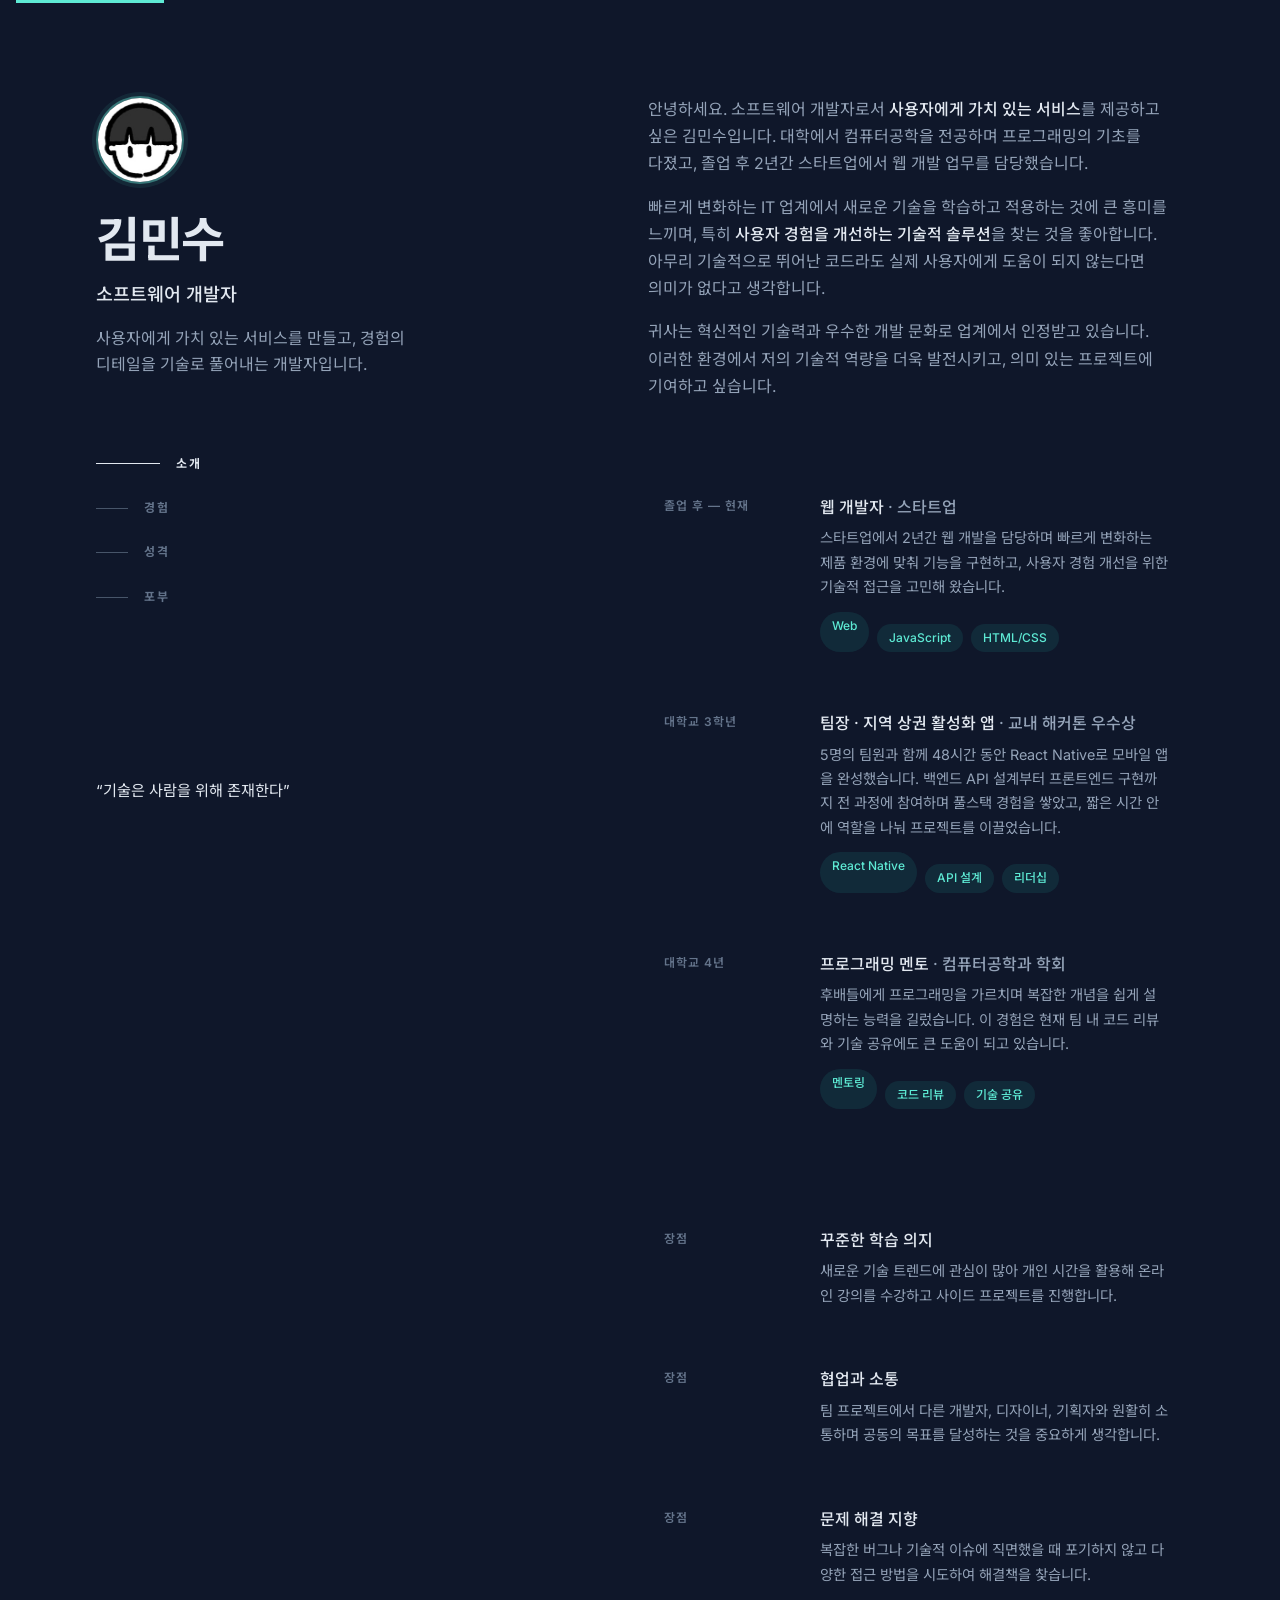
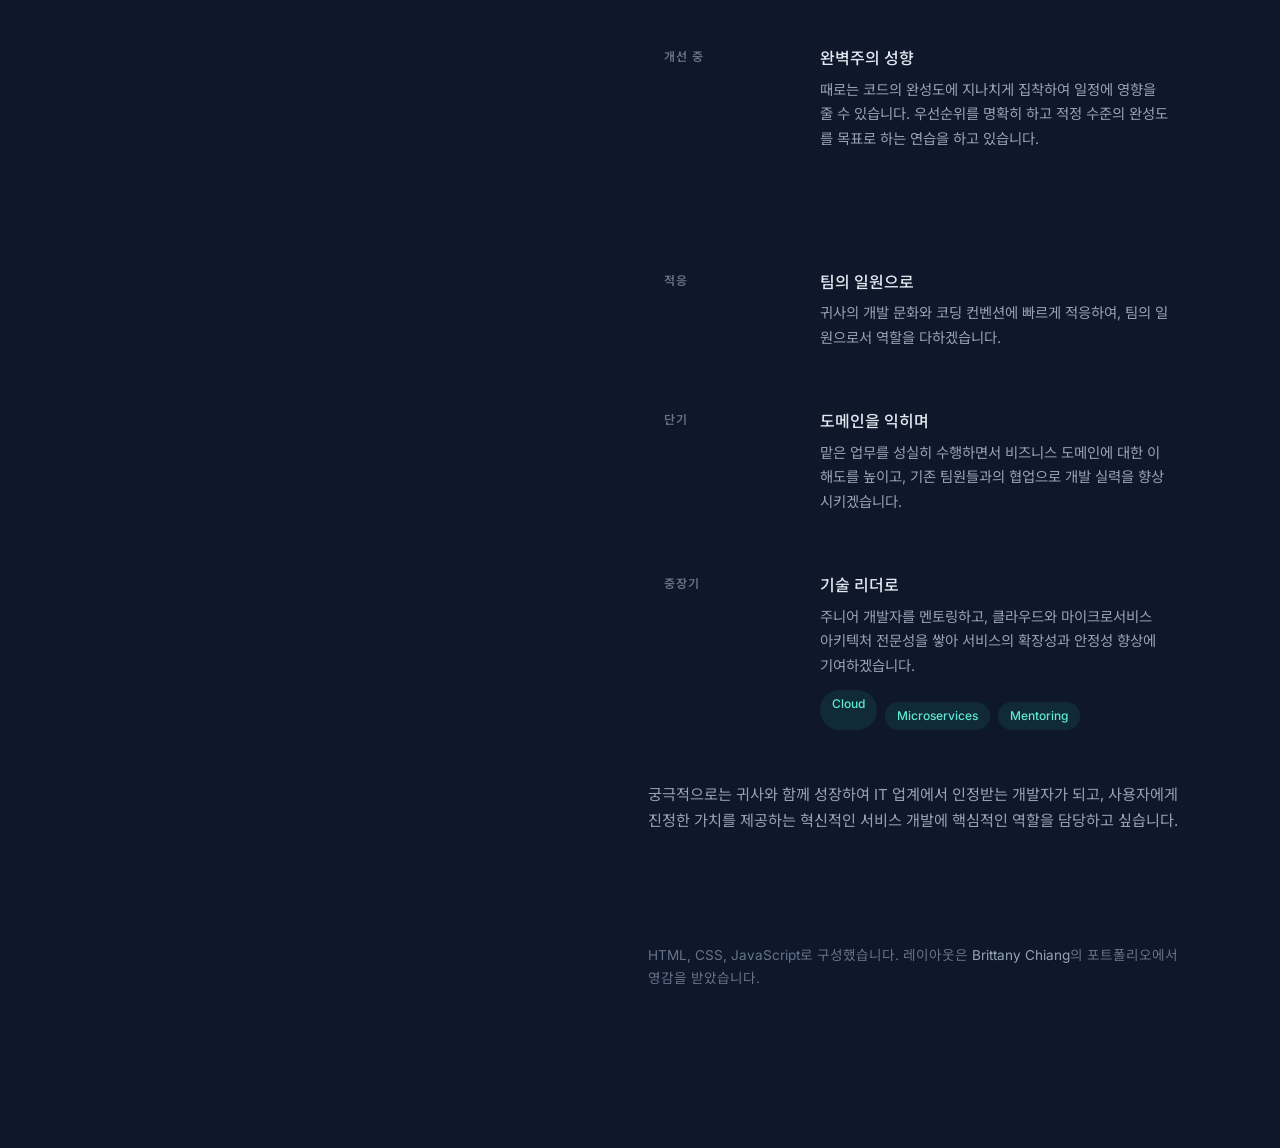
<file: index.html>
<!DOCTYPE html>
<html lang="ko">
  <head>
    <meta charset="UTF-8" />
    <meta name="viewport" content="width=device-width, initial-scale=1.0" />
    <title>김민수 · 소프트웨어 개발자</title>
    <meta
      name="description"
      content="사용자에게 가치 있는 서비스를 만들고 싶은 소프트웨어 개발자 김민수입니다."
    />
    <link rel="preconnect" href="https://fonts.googleapis.com" />
    <link rel="preconnect" href="https://fonts.gstatic.com" crossorigin />
    <link
      href="https://fonts.googleapis.com/css2?family=Inter:wght@400;500;600;700&family=Noto+Sans+KR:wght@400;500;600;700&display=swap"
      rel="stylesheet"
    />
    <link rel="stylesheet" href="styles.css" />
  </head>
  <body>
    <a class="skip-link" href="#content">본문으로 건너뛰기</a>
    <div class="spotlight" aria-hidden="true"></div>

    <div class="page">
      <header class="sidebar">
        <div>
          <div class="brand">
            <img
              class="avatar"
              src="P.png"
              alt="김민수 프로필 사진"
              width="160"
              height="160"
            />
            <div class="brand-copy">
              <h1 class="name">
                <a href="#top">김민수</a>
              </h1>
              <h2 class="role">소프트웨어 개발자</h2>
            </div>
          </div>
          <p class="lede">
            사용자에게 가치 있는 서비스를 만들고, 경험의 디테일을 기술로 풀어내는 개발자입니다.
          </p>
          <nav class="side-nav" aria-label="주요 섹션">
            <a href="#about" class="nav-item is-active">
              <span class="nav-line"></span>
              <span class="nav-label">소개</span>
            </a>
            <a href="#experience" class="nav-item">
              <span class="nav-line"></span>
              <span class="nav-label">경험</span>
            </a>
            <a href="#personality" class="nav-item">
              <span class="nav-line"></span>
              <span class="nav-label">성격</span>
            </a>
            <a href="#goals" class="nav-item">
              <span class="nav-line"></span>
              <span class="nav-label">포부</span>
            </a>
          </nav>
        </div>
        <p class="motto">“기술은 사람을 위해 존재한다”</p>
      </header>

      <main id="content">
        <section id="about" class="section">
          <h3 class="section-title">소개</h3>
          <div class="prose">
            <p>
              안녕하세요. 소프트웨어 개발자로서
              <strong>사용자에게 가치 있는 서비스</strong>를 제공하고 싶은
              김민수입니다. 대학에서 컴퓨터공학을 전공하며 프로그래밍의 기초를
              다졌고, 졸업 후 2년간 스타트업에서 웹 개발 업무를 담당했습니다.
            </p>
            <p>
              빠르게 변화하는 IT 업계에서 새로운 기술을 학습하고 적용하는 것에
              큰 흥미를 느끼며, 특히
              <strong>사용자 경험을 개선하는 기술적 솔루션</strong>을 찾는 것을
              좋아합니다. 아무리 기술적으로 뛰어난 코드라도 실제 사용자에게
              도움이 되지 않는다면 의미가 없다고 생각합니다.
            </p>
            <p>
              귀사는 혁신적인 기술력과 우수한 개발 문화로 업계에서 인정받고
              있습니다. 이러한 환경에서 저의 기술적 역량을 더욱 발전시키고,
              의미 있는 프로젝트에 기여하고 싶습니다.
            </p>
          </div>
        </section>

        <section id="experience" class="section">
          <h3 class="section-title">경험</h3>
          <ol class="card-list">
            <li>
              <article class="card">
                <p class="card-meta">졸업 후 — 현재</p>
                <div class="card-body">
                  <h4>
                    웹 개발자
                    <span class="card-place">· 스타트업</span>
                  </h4>
                  <p>
                    스타트업에서 2년간 웹 개발을 담당하며 빠르게 변화하는 제품
                    환경에 맞춰 기능을 구현하고, 사용자 경험 개선을 위한 기술적
                    접근을 고민해 왔습니다.
                  </p>
                  <ul class="tags">
                    <li>Web</li>
                    <li>JavaScript</li>
                    <li>HTML/CSS</li>
                  </ul>
                </div>
              </article>
            </li>
            <li>
              <article class="card">
                <p class="card-meta">대학교 3학년</p>
                <div class="card-body">
                  <h4>
                    팀장 · 지역 상권 활성화 앱
                    <span class="card-place">· 교내 해커톤 우수상</span>
                  </h4>
                  <p>
                    5명의 팀원과 함께 48시간 동안 React Native로 모바일 앱을
                    완성했습니다. 백엔드 API 설계부터 프론트엔드 구현까지 전
                    과정에 참여하며 풀스택 경험을 쌓았고, 짧은 시간 안에 역할을
                    나눠 프로젝트를 이끌었습니다.
                  </p>
                  <ul class="tags">
                    <li>React Native</li>
                    <li>API 설계</li>
                    <li>리더십</li>
                  </ul>
                </div>
              </article>
            </li>
            <li>
              <article class="card">
                <p class="card-meta">대학교 4년</p>
                <div class="card-body">
                  <h4>
                    프로그래밍 멘토
                    <span class="card-place">· 컴퓨터공학과 학회</span>
                  </h4>
                  <p>
                    후배들에게 프로그래밍을 가르치며 복잡한 개념을 쉽게 설명하는
                    능력을 길렀습니다. 이 경험은 현재 팀 내 코드 리뷰와 기술
                    공유에도 큰 도움이 되고 있습니다.
                  </p>
                  <ul class="tags">
                    <li>멘토링</li>
                    <li>코드 리뷰</li>
                    <li>기술 공유</li>
                  </ul>
                </div>
              </article>
            </li>
          </ol>
        </section>

        <section id="personality" class="section">
          <h3 class="section-title">성격</h3>
          <ol class="card-list">
            <li>
              <article class="card">
                <p class="card-meta">장점</p>
                <div class="card-body">
                  <h4>꾸준한 학습 의지</h4>
                  <p>
                    새로운 기술 트렌드에 관심이 많아 개인 시간을 활용해 온라인
                    강의를 수강하고 사이드 프로젝트를 진행합니다.
                  </p>
                </div>
              </article>
            </li>
            <li>
              <article class="card">
                <p class="card-meta">장점</p>
                <div class="card-body">
                  <h4>협업과 소통</h4>
                  <p>
                    팀 프로젝트에서 다른 개발자, 디자이너, 기획자와 원활히
                    소통하며 공동의 목표를 달성하는 것을 중요하게 생각합니다.
                  </p>
                </div>
              </article>
            </li>
            <li>
              <article class="card">
                <p class="card-meta">장점</p>
                <div class="card-body">
                  <h4>문제 해결 지향</h4>
                  <p>
                    복잡한 버그나 기술적 이슈에 직면했을 때 포기하지 않고 다양한
                    접근 방법을 시도하여 해결책을 찾습니다.
                  </p>
                </div>
              </article>
            </li>
            <li>
              <article class="card">
                <p class="card-meta">개선 중</p>
                <div class="card-body">
                  <h4>완벽주의 성향</h4>
                  <p>
                    때로는 코드의 완성도에 지나치게 집착하여 일정에 영향을 줄 수
                    있습니다. 우선순위를 명확히 하고 적정 수준의 완성도를
                    목표로 하는 연습을 하고 있습니다.
                  </p>
                </div>
              </article>
            </li>
          </ol>
        </section>

        <section id="goals" class="section">
          <h3 class="section-title">포부</h3>
          <ol class="card-list">
            <li>
              <article class="card">
                <p class="card-meta">적응</p>
                <div class="card-body">
                  <h4>팀의 일원으로</h4>
                  <p>
                    귀사의 개발 문화와 코딩 컨벤션에 빠르게 적응하여, 팀의
                    일원으로서 역할을 다하겠습니다.
                  </p>
                </div>
              </article>
            </li>
            <li>
              <article class="card">
                <p class="card-meta">단기</p>
                <div class="card-body">
                  <h4>도메인을 익히며</h4>
                  <p>
                    맡은 업무를 성실히 수행하면서 비즈니스 도메인에 대한
                    이해도를 높이고, 기존 팀원들과의 협업으로 개발 실력을
                    향상시키겠습니다.
                  </p>
                </div>
              </article>
            </li>
            <li>
              <article class="card">
                <p class="card-meta">중장기</p>
                <div class="card-body">
                  <h4>기술 리더로</h4>
                  <p>
                    주니어 개발자를 멘토링하고, 클라우드와 마이크로서비스
                    아키텍처 전문성을 쌓아 서비스의 확장성과 안정성 향상에
                    기여하겠습니다.
                  </p>
                  <ul class="tags">
                    <li>Cloud</li>
                    <li>Microservices</li>
                    <li>Mentoring</li>
                  </ul>
                </div>
              </article>
            </li>
          </ol>
          <p class="closing">
            궁극적으로는 귀사와 함께 성장하여 IT 업계에서 인정받는 개발자가
            되고, 사용자에게 진정한 가치를 제공하는 혁신적인 서비스 개발에
            핵심적인 역할을 담당하고 싶습니다.
          </p>
        </section>

        <footer class="site-footer">
          <p>
            HTML, CSS, JavaScript로 구성했습니다. 레이아웃은
            <a href="https://brittanychiang.com" target="_blank" rel="noreferrer"
              >Brittany Chiang</a
            >의 포트폴리오에서 영감을 받았습니다.
          </p>
        </footer>
      </main>
    </div>

    <script src="script.js"></script>
  </body>
</html>
</file>
<file: styles.css>
:root {
  --bg: #0f172a;
  --text: #94a3b8;
  --text-bright: #e2e8f0;
  --text-dim: #64748b;
  --accent: #5eead4;
  --accent-ink: #134e4a;
  --accent-soft: rgba(45, 212, 191, 0.1);
  --card-hover: rgba(30, 41, 59, 0.5);
  --card-line: rgba(148, 163, 184, 0.1);
  --spotlight: rgba(29, 78, 216, 0.15);
  --sans: Inter, "Noto Sans KR", system-ui, sans-serif;
}

*,
*::before,
*::after {
  box-sizing: border-box;
}

html {
  scroll-behavior: smooth;
}

body {
  margin: 0;
  overflow-x: hidden;
  background: var(--bg);
  color: var(--text);
  font-family: var(--sans);
  font-size: 1rem;
  line-height: 1.7;
  -webkit-font-smoothing: antialiased;
}

::selection {
  background: var(--accent);
  color: var(--accent-ink);
}

a {
  color: inherit;
  text-decoration: none;
}

.skip-link {
  position: absolute;
  left: 16px;
  top: -40px;
  z-index: 50;
  padding: 8px 12px;
  background: var(--accent);
  color: var(--accent-ink);
}

.skip-link:focus {
  top: 16px;
}

.spotlight {
  pointer-events: none;
  position: fixed;
  inset: 0;
  z-index: 30;
  transition: background 0.3s ease;
}

.page {
  position: relative;
  z-index: 40;
  display: grid;
  max-width: 1280px;
  margin: 0 auto;
  padding: 48px 24px;
}

.sidebar {
  margin-bottom: 64px;
}

.brand {
  display: flex;
  align-items: center;
  gap: 16px;
}

.avatar {
  width: 72px;
  height: 72px;
  flex-shrink: 0;
  object-fit: cover;
  border-radius: 50%;
  background: #1e293b;
  border: 2px solid rgba(94, 234, 212, 0.4);
  box-shadow: 0 0 0 4px rgba(94, 234, 212, 0.08);
  transition: transform 0.25s ease, border-color 0.25s ease, box-shadow 0.25s ease;
}

.avatar:hover,
.avatar:focus-visible {
  transform: translate(-3px, -3px);
  border-color: var(--accent);
  box-shadow: 4px 4px 0 0 var(--accent);
}

.name {
  margin: 0;
  font-size: clamp(1.7rem, 4vw, 2.4rem);
  font-weight: 700;
  letter-spacing: -0.03em;
  line-height: 1.15;
  color: var(--text-bright);
}

.role {
  margin: 6px 0 0;
  font-size: 1.05rem;
  font-weight: 500;
  color: var(--text-bright);
}

.lede {
  max-width: 320px;
  margin: 16px 0 0;
  line-height: 1.6;
}

.side-nav {
  display: none;
  margin-top: 64px;
}

.nav-item {
  display: flex;
  align-items: center;
  padding: 12px 0;
}

.nav-line {
  display: block;
  width: 32px;
  height: 1px;
  margin-right: 16px;
  background: #475569;
  transition: width 0.2s ease, background 0.2s ease;
}

.nav-label {
  font-size: 0.75rem;
  font-weight: 700;
  letter-spacing: 0.16em;
  text-transform: uppercase;
  color: var(--text-dim);
  transition: color 0.2s ease;
}

.nav-item:hover .nav-line,
.nav-item.is-active .nav-line,
.nav-item:focus-visible .nav-line {
  width: 64px;
  background: var(--text-bright);
}

.nav-item:hover .nav-label,
.nav-item.is-active .nav-label,
.nav-item:focus-visible .nav-label {
  color: var(--text-bright);
}

.motto {
  margin: 40px 0 0;
  font-size: 0.95rem;
  color: var(--text-bright);
}

.section {
  margin-bottom: 72px;
  scroll-margin-top: 96px;
}

.section-title {
  margin: 0 0 24px;
  font-size: 0.85rem;
  font-weight: 700;
  letter-spacing: 0.14em;
  text-transform: uppercase;
  color: var(--text-bright);
}

.prose p {
  margin: 0 0 16px;
  overflow-wrap: break-word;
  word-break: keep-all;
}

.prose p:last-child {
  margin-bottom: 0;
}

.prose strong {
  font-weight: 500;
  color: var(--text-bright);
}

.card-list {
  margin: 0;
  padding: 0;
  list-style: none;
}

.card-list li + li {
  margin-top: 12px;
}

.card {
  position: relative;
  display: grid;
  gap: 8px;
  padding: 20px 0;
}

.card-meta {
  margin: 0;
  font-size: 0.75rem;
  font-weight: 600;
  letter-spacing: 0.08em;
  text-transform: uppercase;
  color: var(--text-dim);
}

.card-body h4 {
  margin: 0;
  font-size: 1rem;
  font-weight: 500;
  line-height: 1.4;
  color: var(--text-bright);
}

.card-place {
  color: var(--text);
}

.card-body p {
  margin: 8px 0 0;
  font-size: 0.9rem;
}

.card:hover h4,
.card:focus-within h4 {
  color: var(--accent);
}

.tags {
  display: flex;
  flex-wrap: wrap;
  gap: 8px;
  margin: 12px 0 0;
  padding: 0;
  list-style: none;
}

.tags li {
  padding: 4px 12px;
  border-radius: 999px;
  background: var(--accent-soft);
  color: var(--accent);
  font-size: 0.75rem;
  font-weight: 500;
}

.closing {
  margin: 28px 0 0;
  font-size: 0.95rem;
}

.site-footer {
  padding: 24px 0 48px;
  font-size: 0.85rem;
  color: var(--text-dim);
}

.site-footer a {
  color: var(--text);
}

.site-footer a:hover {
  color: var(--accent);
}

@media (min-width: 1024px) {
  .page {
    grid-template-columns: 1fr 1fr;
    gap: 16px;
    padding: 0 96px;
  }

  .sidebar {
    position: sticky;
    top: 0;
    display: flex;
    flex-direction: column;
    justify-content: space-between;
    max-height: 100vh;
    margin: 0;
    padding: 96px 0;
  }

  .brand {
    display: block;
  }

  .avatar {
    display: block;
    width: 88px;
    height: 88px;
    margin-bottom: 28px;
  }

  .name {
    font-size: clamp(2rem, 4vw, 3rem);
  }

  .role {
    margin-top: 12px;
    font-size: 1.15rem;
  }

  .side-nav {
    display: block;
  }

  .section-title {
    position: absolute;
    width: 1px;
    height: 1px;
    overflow: hidden;
    clip: rect(0 0 0 0);
  }

  main {
    padding: 96px 0;
  }

  .card {
    grid-template-columns: 140px 1fr;
    gap: 16px;
    padding: 24px 16px;
    border-radius: 8px;
  }

  .card::before {
    content: "";
    position: absolute;
    inset: 0;
    z-index: -1;
    border-radius: 8px;
    opacity: 0;
    background: var(--card-hover);
    box-shadow: inset 0 1px 0 0 var(--card-line);
    transition: opacity 0.2s ease;
  }

  .card-list:hover .card {
    opacity: 0.5;
  }

  .card-list .card:hover,
  .card-list .card:focus-within {
    opacity: 1;
  }

  .card:hover::before,
  .card:focus-within::before {
    opacity: 1;
  }
}

@media (prefers-reduced-motion: reduce) {
  html {
    scroll-behavior: auto;
  }

  .spotlight,
  .nav-line,
  .card::before,
  .card-list .card,
  .avatar {
    transition: none;
  }

  .avatar:hover,
  .avatar:focus-visible {
    transform: none;
  }
}
</file>
